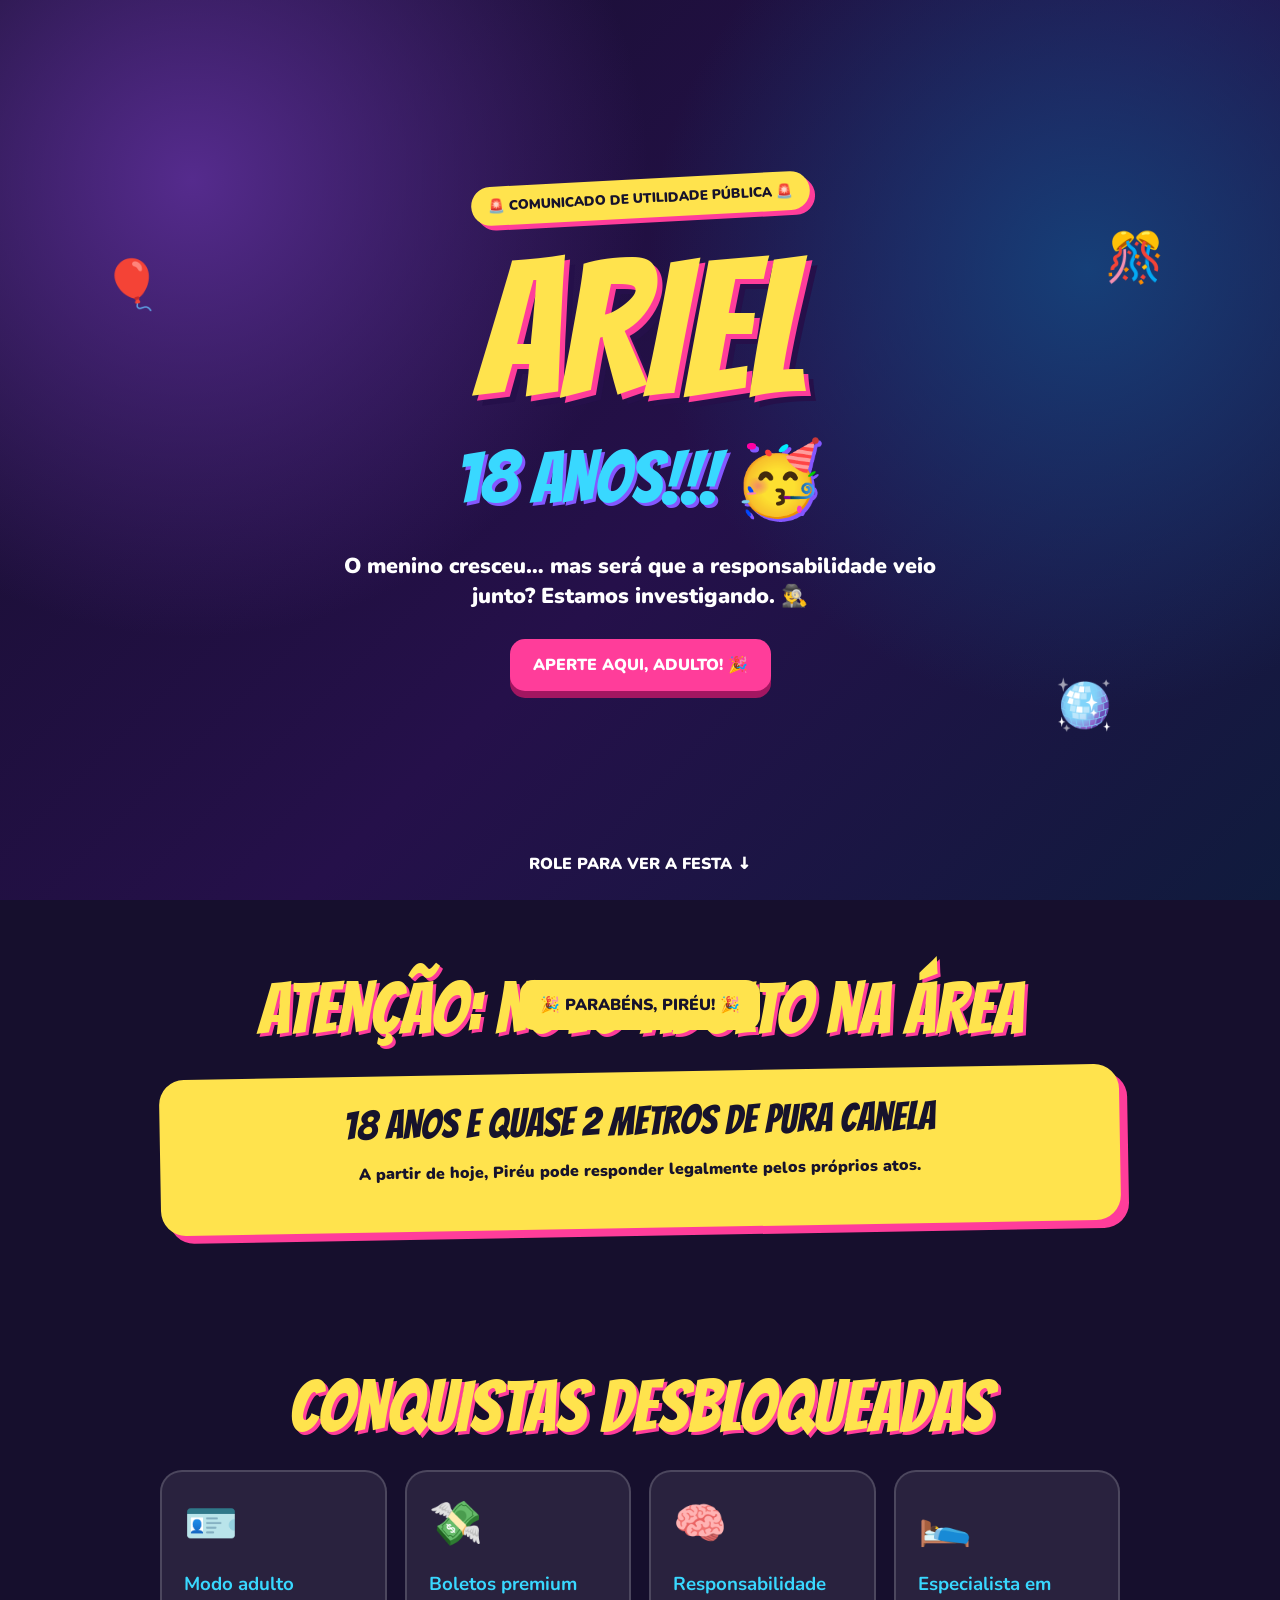
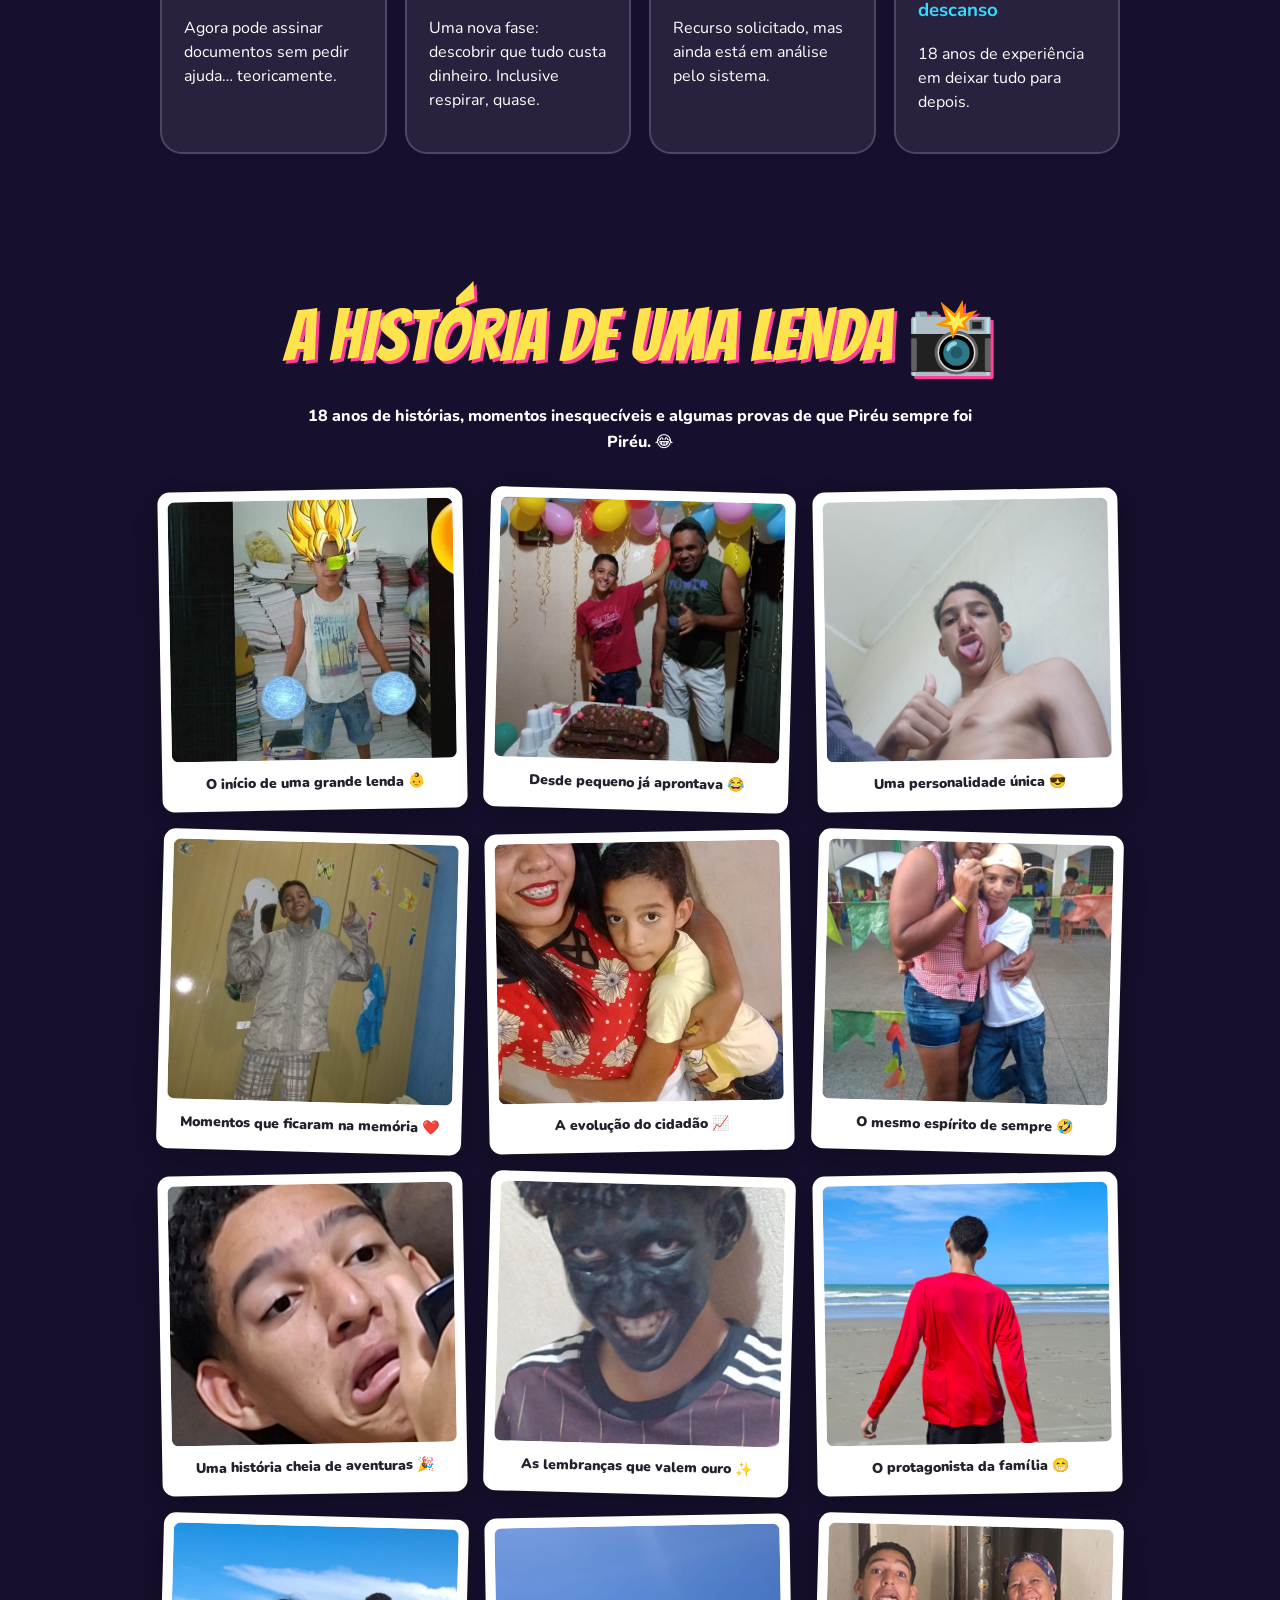
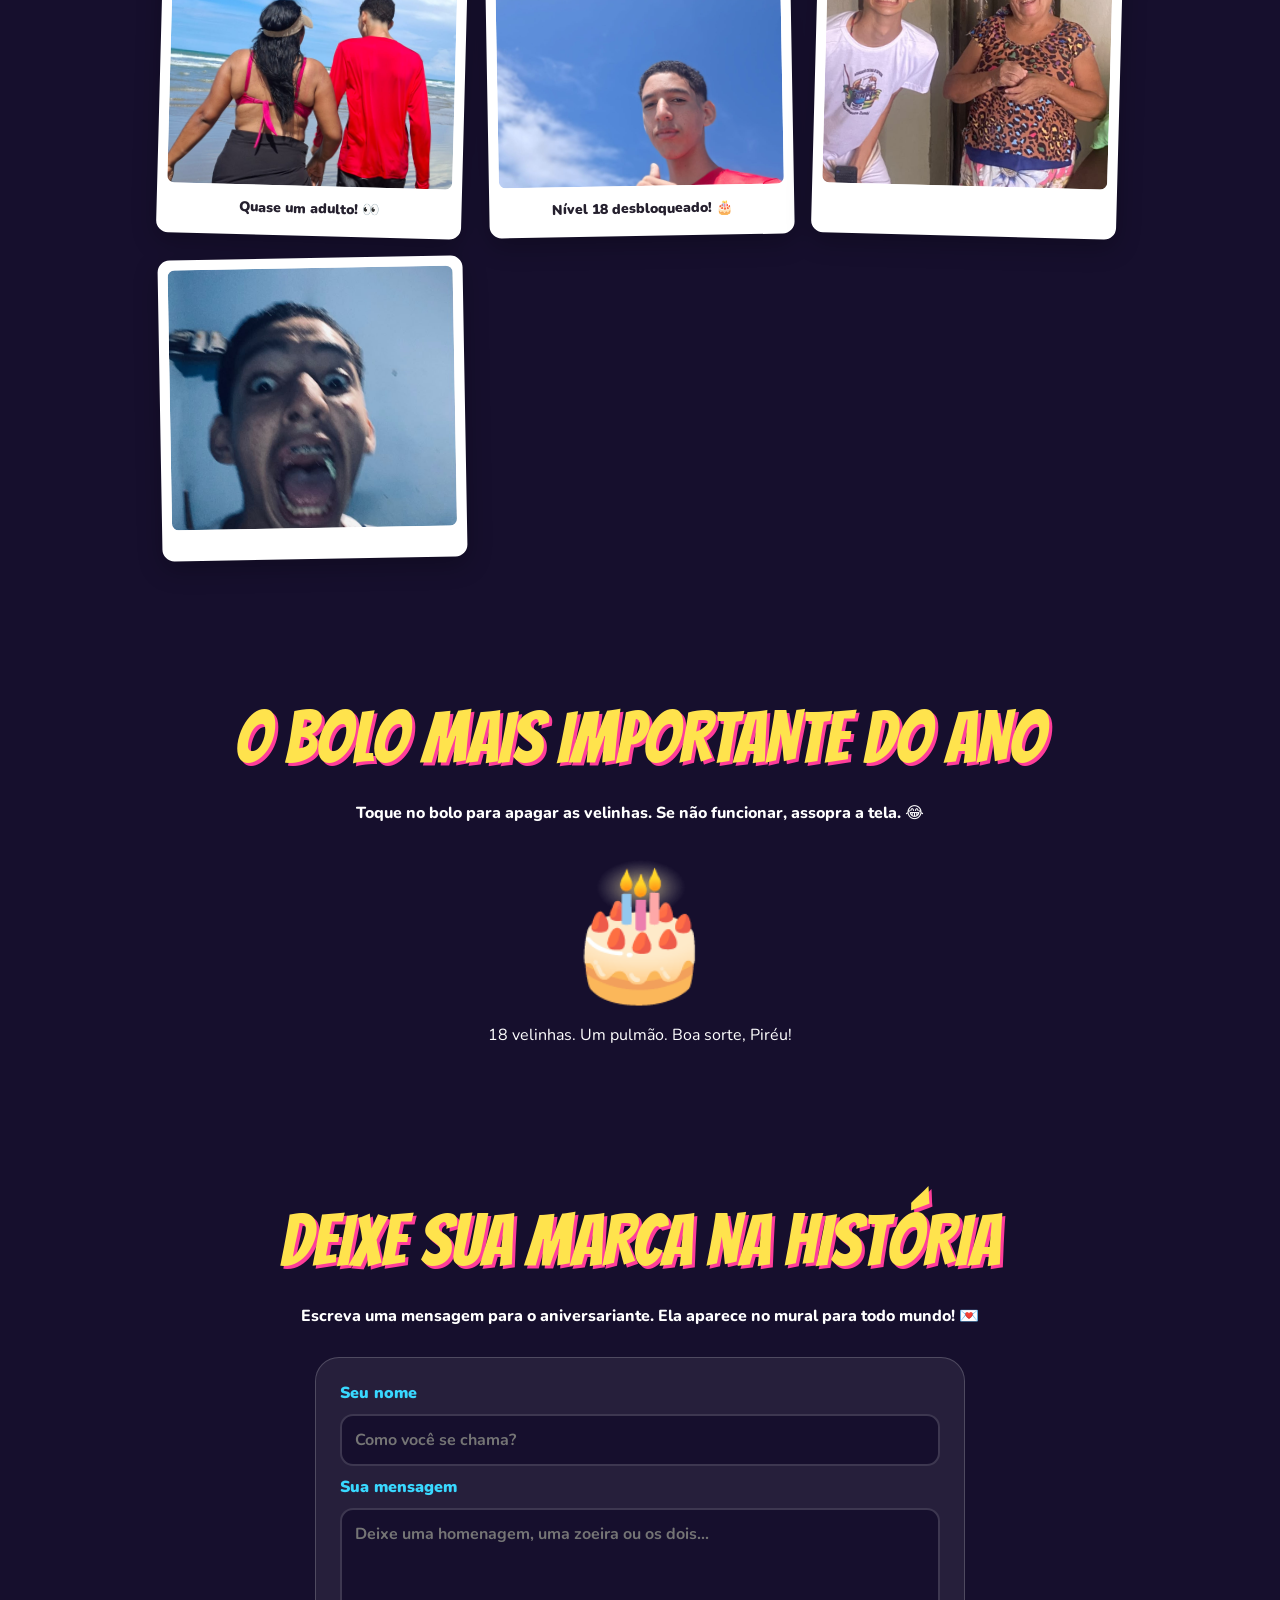
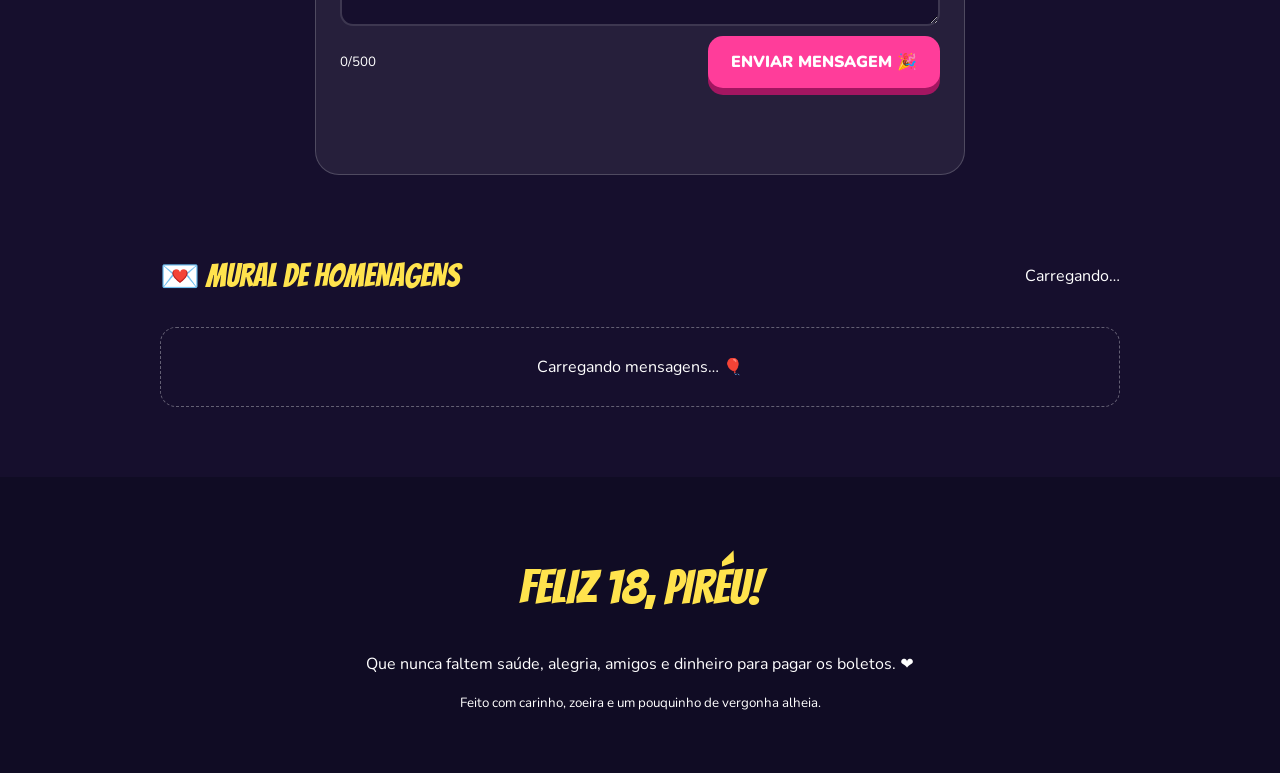
<file: index.html>
<!doctype html>
<html lang="pt-BR">

<head>
    <meta charset="utf-8">
    <meta name="viewport" content="width=device-width,initial-scale=1">
    <meta name="theme-color" content="#160f2d">
    <title>Piréu 18 — oficialmente adulto (infelizmente)</title>
    <link rel="preconnect" href="https://fonts.googleapis.com">
    <link href="https://fonts.googleapis.com/css2?family=Bangers&family=Nunito:wght@400;700;900;1000&display=swap"
        rel="stylesheet">
    <link rel="stylesheet" href="assets/style.css">
</head>

<body>
    <div class="ambient"></div>
    <header class="hero"><span class="eyebrow">🚨 COMUNICADO DE UTILIDADE PÚBLICA 🚨</span>
        <h1>ARIEL</h1>
        <p class="age">18 ANOS!!! 🥳</p>
        <p class="hero-copy">O menino cresceu… mas será que a responsabilidade veio junto? Estamos investigando. 🕵️‍♂️
        </p><button class="button" id="partyButton">APERTE AQUI, ADULTO! 🎉</button><a class="scroll" href="#mural">ROLE
            PARA VER A FESTA ↓</a><span class="float f1">🎈</span><span class="float f2">🎊</span><span
            class="float f3">🪩</span>
    </header>
    <main>
        <section class="section">
            <h2>ATENÇÃO: NOVO ADULTO NA ÁREA</h2>
            <div class="warning">
                <h3>18 ANOS E QUASE 2 metros de pura canela</h3>
                <p>A partir de hoje, Piréu pode responder legalmente pelos próprios atos.</p>
            </div>
        </section>
        <section class="section">
            <h2>CONQUISTAS DESBLOQUEADAS</h2>
            <div class="grid">
                <article><b>🪪</b>
                    <h3>Modo adulto</h3>
                    <p>Agora pode assinar documentos sem pedir ajuda… teoricamente.</p>
                </article>
                <article><b>💸</b>
                    <h3>Boletos premium</h3>
                    <p>Uma nova fase: descobrir que tudo custa dinheiro. Inclusive respirar, quase.</p>
                </article>
                <article><b>🧠</b>
                    <h3>Responsabilidade</h3>
                    <p>Recurso solicitado, mas ainda está em análise pelo sistema.</p>
                </article>
                <article><b>🛌</b>
                    <h3>Especialista em descanso</h3>
                    <p>18 anos de experiência em deixar tudo para depois.</p>
                </article>
            </div>
        </section>
        <section class="section" id="historia">
    <h2>A HISTÓRIA DE UMA LENDA 📸</h2>

    <p class="lead">
        18 anos de histórias, momentos inesquecíveis
        e algumas provas de que Piréu sempre foi Piréu. 😂
    </p>

    <div class="photo-wall">

        <figure class="photo-card">
            <img src="images/img 1.jpeg" alt="Piréu - Foto 1">
            <figcaption>O início de uma grande lenda 👶</figcaption>
        </figure>

        <figure class="photo-card">
            <img src="images/img 2.jpeg" alt="Piréu - Foto 2">
            <figcaption>Desde pequeno já aprontava 😂</figcaption>
        </figure>

        <figure class="photo-card">
            <img src="images/img 3.jpeg" alt="Piréu - Foto 3">
            <figcaption>Uma personalidade única 😎</figcaption>
        </figure>

        <figure class="photo-card">
            <img src="images/img 4.jpeg" alt="Piréu - Foto 4">
            <figcaption>Momentos que ficaram na memória ❤️</figcaption>
        </figure>

        <figure class="photo-card">
            <img src="images/img 5.jpeg" alt="Piréu - Foto 5">
            <figcaption>A evolução do cidadão 📈</figcaption>
        </figure>

        <figure class="photo-card">
            <img src="images/img 6.jpeg" alt="Piréu - Foto 6">
            <figcaption>O mesmo espírito de sempre 🤣</figcaption>
        </figure>

        <figure class="photo-card">
            <img src="images/img 7.jpeg" alt="Piréu - Foto 7">
            <figcaption>Uma história cheia de aventuras 🎉</figcaption>
        </figure>

        <figure class="photo-card">
            <img src="images/img 8.jpeg" alt="Piréu - Foto 8">
            <figcaption>As lembranças que valem ouro ✨</figcaption>
        </figure>

        <figure class="photo-card">
            <img src="images/img 9.jpeg" alt="Piréu - Foto 9">
            <figcaption>O protagonista da família 😁</figcaption>
        </figure>

        <figure class="photo-card">
            <img src="images/img 10.jpeg" alt="Piréu - Foto 10">
            <figcaption>Quase um adulto! 👀</figcaption>
        </figure>

        <figure class="photo-card">
            <img src="images/img 11.jpeg" alt="Piréu - Foto 11">
            <figcaption>Nível 18 desbloqueado! 🎂</figcaption>
        </figure>

        <figure class="photo-card">
            <img src="images/img 12.jpeg" alt="Piréu - Foto 11">
            <figcaption></figcaption>
        </figure>

        <figure class="photo-card">
            <img src="images/img 13.jpeg" alt="Piréu - Foto 11">
            <figcaption></figcaption>
        </figure>


    </div>
</section>
        <section class="section center">
            <h2>O BOLO MAIS IMPORTANTE DO ANO</h2>
            <p class="lead">Toque no bolo para apagar as velinhas. Se não funcionar, assopra a tela. 😂</p><button
                class="cake" id="cake">🎂</button>
            <p id="cakeMessage">18 velinhas. Um pulmão. Boa sorte, Piréu!</p>
        </section>
        <section class="section" id="mural">
            <h2>DEIXE SUA MARCA NA HISTÓRIA</h2>
            <p class="lead">Escreva uma mensagem para o aniversariante. Ela aparece no mural para todo mundo! 💌</p>
            <form id="messageForm" class="form"><label for="senderName">Seu nome</label><input id="senderName"
                    maxlength="40" placeholder="Como você se chama?" required><label for="messageText">Sua
                    mensagem</label><textarea id="messageText" maxlength="500" rows="4"
                    placeholder="Deixe uma homenagem, uma zoeira ou os dois..." required></textarea>
                <div class="formBottom"><small><span id="charCount">0</span>/500</small><button class="button"
                        id="sendButton">ENVIAR MENSAGEM 🎉</button></div>
                <p id="formStatus" aria-live="polite"></p>
            </form>
            <div class="wallHead">
                <h3>💌 MURAL DE HOMENAGENS</h3><span id="messageCount">Carregando…</span>
            </div>
            <div class="messages" id="messagesList">
                <div class="empty">Carregando mensagens… 🎈</div>
            </div>
        </section>
    </main>
    <footer>
        <h2>FELIZ 18, PIRÉU!</h2>
        <p>Que nunca faltem saúde, alegria, amigos e dinheiro para pagar os boletos. ❤️</p><small>Feito com carinho,
            zoeira e um pouquinho de vergonha alheia.</small>
    </footer>
    <div class="toast" id="toast">🎉 PARABÉNS, PIRÉU! 🎉</div>
    <script type="module" src="assets/app.js"></script>
</body>

</html>
</file>
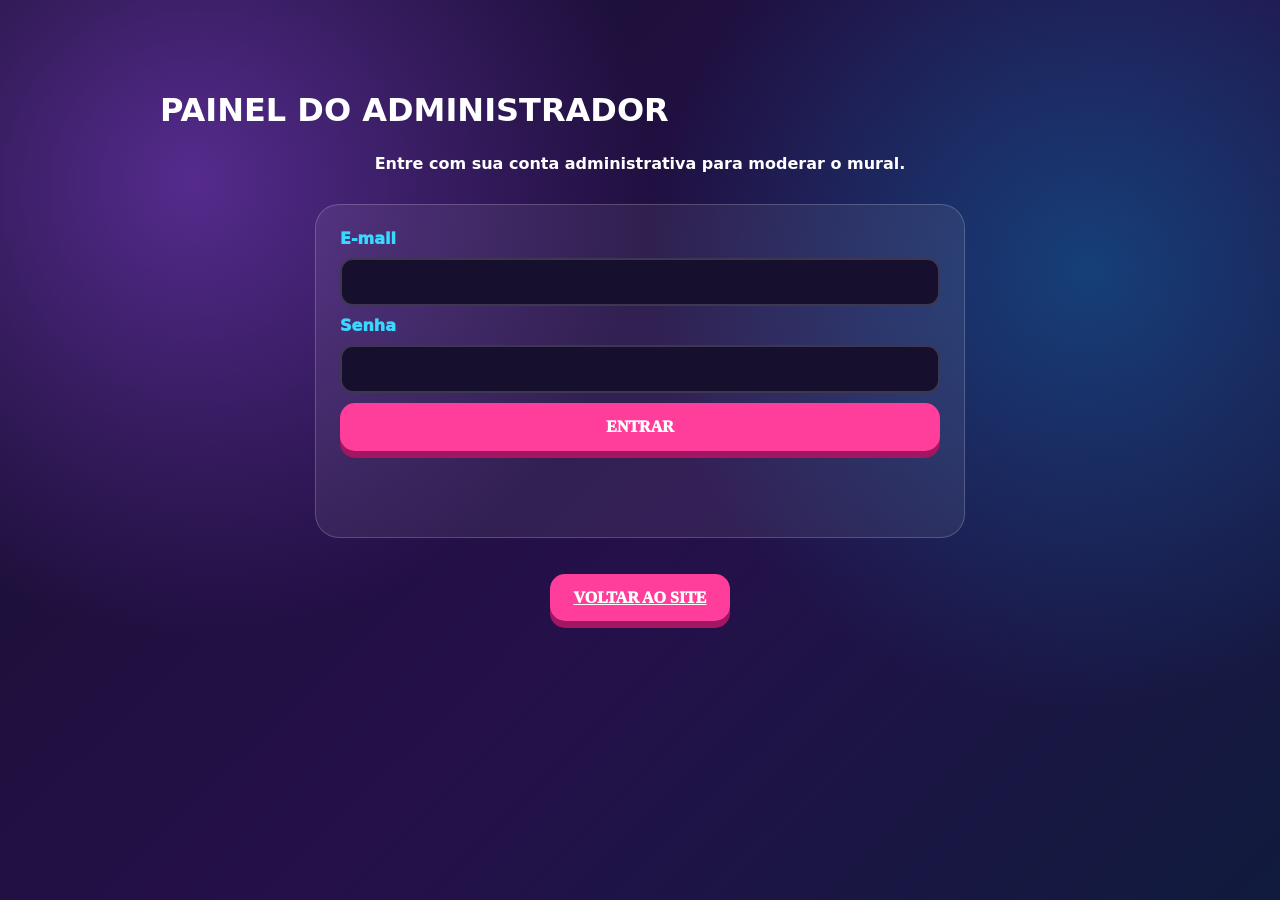
<file: admin.html>
<!doctype html><html lang="pt-BR"><head><meta charset="utf-8"><meta name="viewport" content="width=device-width,initial-scale=1"><title>Admin — Piréu 18</title><link rel="stylesheet" href="assets/style.css"></head><body><main class="section" style="min-height:100vh"><h1 class="section-title">PAINEL DO ADMINISTRADOR</h1><p class="lead">Entre com sua conta administrativa para moderar o mural.</p><form id="loginForm" class="form"><label>E-mail</label><input id="email" type="email" autocomplete="username" required><label>Senha</label><input id="password" type="password" autocomplete="current-password" required><button class="button" id="loginButton">ENTRAR</button><p id="loginStatus"></p></form><section id="adminArea" hidden><div class="wallHead"><h2>MENSAGENS RECEBIDAS</h2><button id="logoutButton" class="button">SAIR</button></div><div id="adminMessages" class="messages"></div></section><p class="center"><a class="button" href="./">VOLTAR AO SITE</a></p></main><script type="module" src="assets/admin.js"></script></body></html>
</file>
<file: assets/style.css>
* {
    box-sizing: border-box
}

html {
    scroll-behavior: smooth
}

body {
    margin: 0;
    background: #160f2d;
    color: white;
    font-family: Nunito, system-ui, sans-serif;
    overflow-x: hidden
}

body:before {
    content: "";
    position: fixed;
    inset: 0;
    z-index: -2;
    background: radial-gradient(circle at 15% 20%, #552b8d, transparent 35%), radial-gradient(circle at 85% 30%, #163f78, transparent 35%), linear-gradient(135deg, #160f2d, #25104a 55%, #101b3d)
}

.hero {
    min-height: 100svh;
    display: flex;
    flex-direction: column;
    align-items: center;
    justify-content: center;
    text-align: center;
    padding: 60px 20px 90px;
    position: relative;
    overflow: hidden
}

.eyebrow {
    background: #ffe34d;
    color: #17132c;
    font-weight: 1000;
    padding: 10px 17px;
    border-radius: 999px;
    transform: rotate(-3deg);
    box-shadow: 5px 5px #ff3d9a;
    font-size: .85rem
}

.hero h1 {
    font: clamp(5.5rem, 18vw, 12rem)/.8 Bangers;
    margin: 35px 0 12px;
    color: #ffe34d;
    text-shadow: 5px 5px #ff3d9a, 10px 10px #25104a;
    animation: bob 2.5s infinite
}

.age {
    font: clamp(2.4rem, 7vw, 4.5rem) Bangers;
    color: #39d8ff;
    text-shadow: 3px 3px #8457ff;
    margin: 18px
}

.hero-copy {
    font-size: clamp(1rem, 3vw, 1.35rem);
    font-weight: 900;
    max-width: 650px;
    margin: 12px auto 28px
}

.button {
    border: 0;
    border-radius: 15px;
    padding: 15px 23px;
    background: #ff3d9a;
    color: white;
    font: 1000 1rem Nunito;
    cursor: pointer;
    box-shadow: 0 7px #a31661;
    transition: .18s
}

.button:hover {
    transform: translateY(-4px);
    box-shadow: 0 11px #a31661
}

.scroll {
    position: absolute;
    bottom: 25px;
    color: white;
    text-decoration: none;
    font-weight: 1000
}

.float {
    position: absolute;
    font-size: 3rem;
    animation: bob 3s infinite
}

.f1 {
    left: 8%;
    top: 28%
}

.f2 {
    right: 9%;
    top: 25%
}

.f3 {
    right: 13%;
    bottom: 18%
}

@keyframes bob {
    50% {
        transform: translateY(-12px) rotate(2deg)
    }
}

.section {
    max-width: 1000px;
    margin: auto;
    padding: 70px 20px
}

.section h2 {
    font: clamp(2.5rem, 7vw, 4.5rem) Bangers;
    text-align: center;
    color: #ffe34d;
    text-shadow: 3px 3px #ff3d9a;
    margin: 0 0 25px
}

.warning {
    background: #ffe34d;
    color: #17132c;
    border-radius: 25px;
    padding: 28px;
    text-align: center;
    transform: rotate(-1deg);
    box-shadow: 8px 8px #ff3d9a
}

.warning h3 {
    font: 2.5rem Bangers;
    margin: 0 0 10px
}

.warning p {
    font-weight: 900;
    line-height: 1.6
}

.grid {
    display: grid;
    grid-template-columns: repeat(auto-fit, minmax(210px, 1fr));
    gap: 18px
}

.grid article {
    background: #ffffff15;
    border: 2px solid #ffffff2a;
    border-radius: 22px;
    padding: 22px
}

.grid b {
    font-size: 2.7rem
}

.grid h3 {
    color: #39d8ff
}

.grid p {
    line-height: 1.5
}

.lead {
    text-align: center;
    font-weight: 800;
    line-height: 1.6;
    max-width: 700px;
    margin: 0 auto 28px
}

.timeline {
    max-width: 650px;
    margin: auto;
    display: grid;
    grid-template-columns: 55px 1fr;
    gap: 8px 16px
}

.timeline div {
    background: #342456;
    border: 2px solid #ff3d9a;
    border-radius: 50%;
    width: 52px;
    height: 52px;
    display: grid;
    place-items: center;
    font-size: 1.6rem;
    z-index: 1
}

.timeline p {
    line-height: 1.5
}

.timeline strong {
    color: #39d8ff
}

.center {
    text-align: center
}

.cake {
    font-size: 8rem;
    background: none;
    border: 0;
    cursor: pointer
}

.form {
    max-width: 650px;
    margin: 25px auto 50px;
    background: #ffffff12;
    border: 1px solid #ffffff30;
    border-radius: 24px;
    padding: 24px;
    display: flex;
    flex-direction: column;
    gap: 10px
}

.form label {
    font-weight: 1000;
    color: #39d8ff
}

.form input,
.form textarea {
    width: 100%;
    border: 2px solid #ffffff2b;
    border-radius: 13px;
    background: #160f2d;
    color: white;
    padding: 13px;
    font: 700 1rem Nunito
}

.formBottom {
    display: flex;
    justify-content: space-between;
    align-items: center;
    gap: 12px
}

.form p {
    min-height: 20px;
    font-weight: 800
}

.wallHead {
    display: flex;
    justify-content: space-between;
    align-items: center;
    gap: 10px;
    flex-wrap: wrap
}

.wallHead h3 {
    font: 2rem Bangers;
    color: #ffe34d
}

.messages {
    display: grid;
    grid-template-columns: repeat(auto-fit, minmax(230px, 1fr));
    gap: 15px
}

.message {
    background: #fff;
    color: #201936;
    border-radius: 17px;
    padding: 18px;
    box-shadow: 5px 6px #ff3d9a;
    overflow-wrap: anywhere
}

.message strong {
    display: block;
    margin-bottom: 8px
}

.message p {
    white-space: pre-wrap;
    line-height: 1.5;
    font-weight: 700
}

.message time {
    font-size: .75rem;
    color: #6e6680
}

.empty {
    text-align: center;
    padding: 28px;
    border: 1px dashed #ffffff55;
    border-radius: 16px
}

footer {
    text-align: center;
    padding: 45px 20px 60px;
    background: #08081766
}

footer h2 {
    font: 3rem Bangers;
    color: #ffe34d
}

.toast {
    position: fixed;
    bottom: 20px;
    left: 50%;
    transform: translate(-50%, 150px);
    background: #ffe34d;
    color: #17132c;
    padding: 14px 20px;
    border-radius: 14px;
    font-weight: 1000;
    transition: .3s
}

.toast.show {
    transform: translate(-50%, 0)
}


/* MURAL DE FOTOGRAFIAS */

.photo-wall {
    display: grid;
    grid-template-columns: repeat(3, minmax(0, 1fr));
    gap: 22px;
    margin-top: 35px;
}

.photo-card {
    margin: 0;
    padding: 10px;
    background: #fff;
    border-radius: 12px;
    overflow: hidden;
    transform: rotate(-1deg);
    transition: transform 0.3s ease, box-shadow 0.3s ease;
    box-shadow: 0 8px 25px rgba(0, 0, 0, 0.25);
}

.photo-card:nth-child(even) {
    transform: rotate(1.5deg);
}

.photo-card:hover {
    transform: translateY(-8px) rotate(0);
    box-shadow: 0 15px 35px rgba(0, 0, 0, 0.35);
}

.photo-card img {
    display: block;
    width: 100%;
    height: 260px;
    object-fit: cover;
    border-radius: 7px;
}

.photo-card figcaption {
    padding: 13px 5px 8px;
    color: #25202e;
    font-family: 'Nunito', sans-serif;
    font-size: 14px;
    font-weight: 900;
    text-align: center;
}

@media (max-width: 700px) {
    .photo-wall {
        grid-template-columns: repeat(2, minmax(0, 1fr));
        gap: 14px;
    }

    .photo-card img {
        height: 190px;
    }
}

@media (max-width: 420px) {
    .photo-wall {
        grid-template-columns: 1fr;
    }

    .photo-card img {
        height: 280px;
    }
}


.confetti {
    position: fixed;
    top: -20px;
    width: 10px;
    height: 16px;
    z-index: 20;
    pointer-events: none;
    animation: fall linear forwards
}

@keyframes fall {
    to {
        transform: translateY(110vh) rotate(900deg)
    }
}

@media(max-width:600px) {
    .section {
        padding: 55px 17px
    }

    .formBottom {
        flex-direction: column;
        align-items: stretch
    }

    .formBottom button {
        width: 100%
    }

    .timeline {
        grid-template-columns: 48px 1fr
    }
}
</file>
